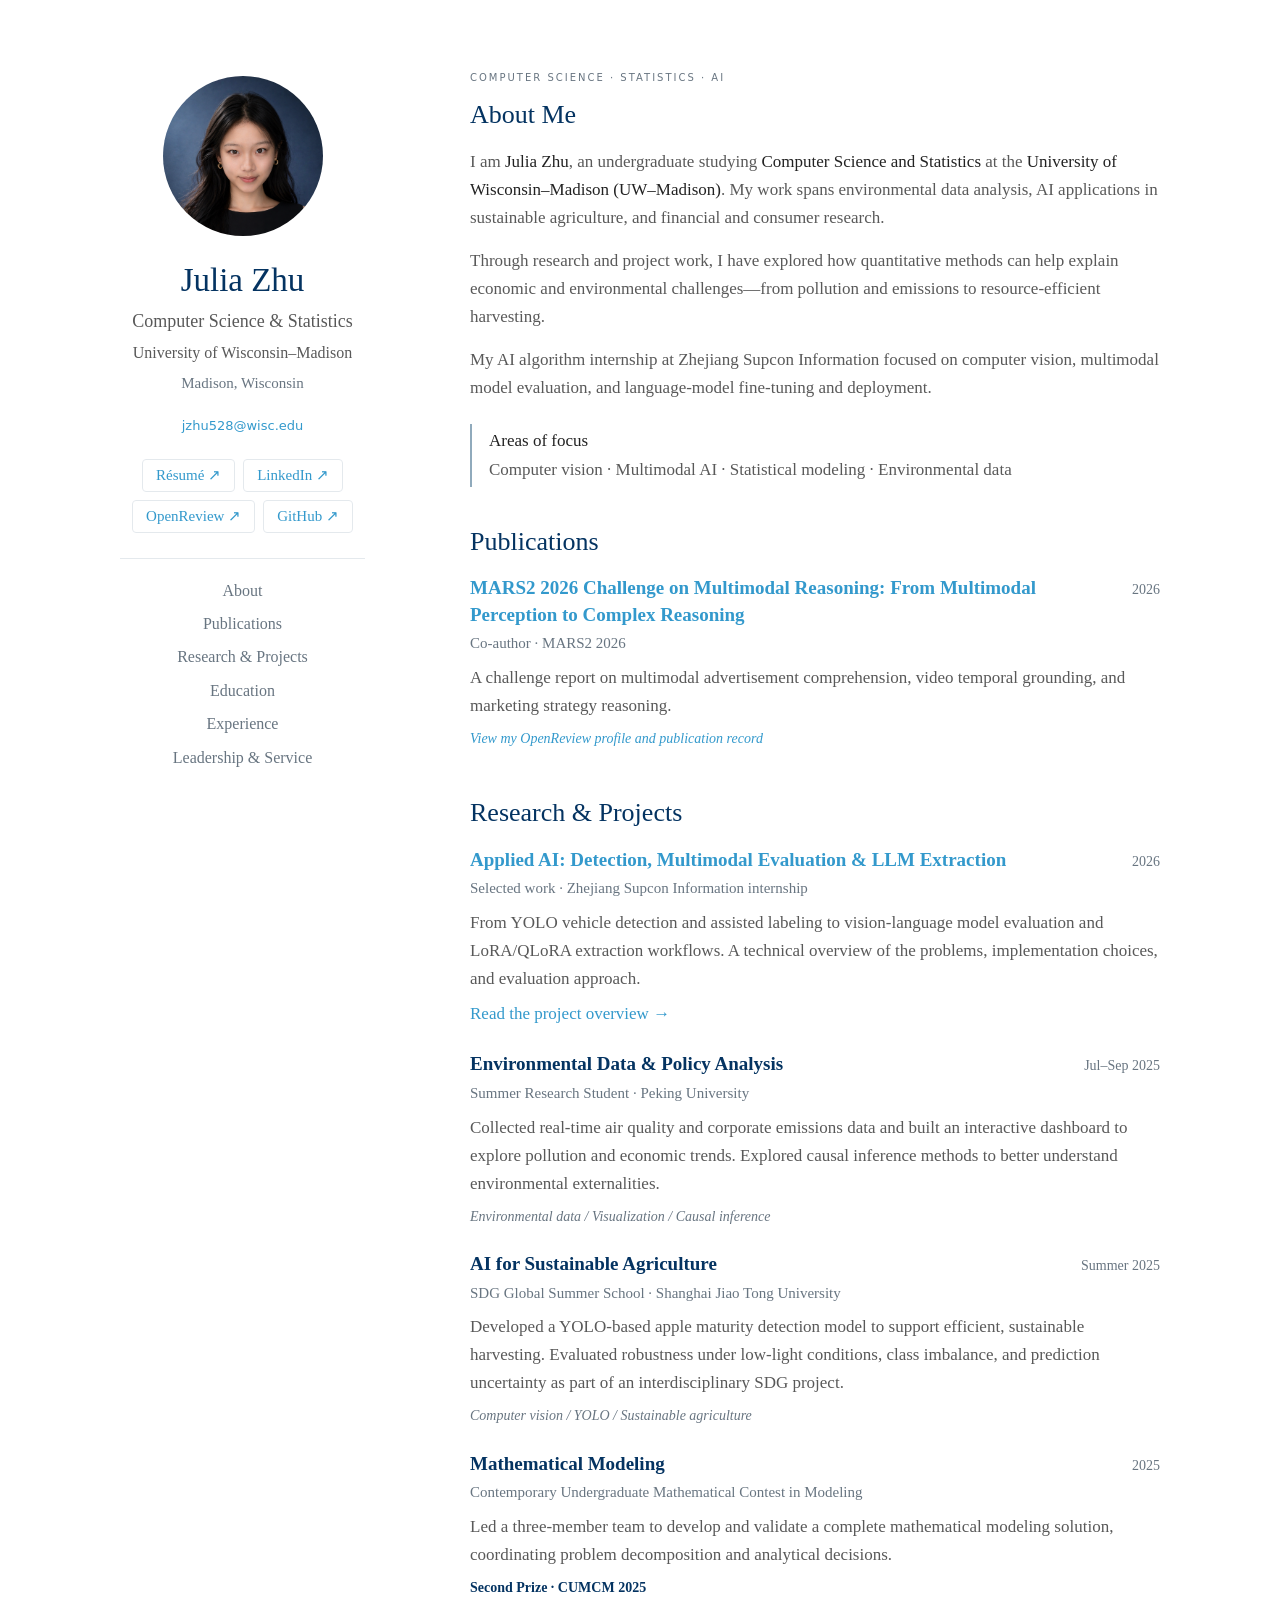
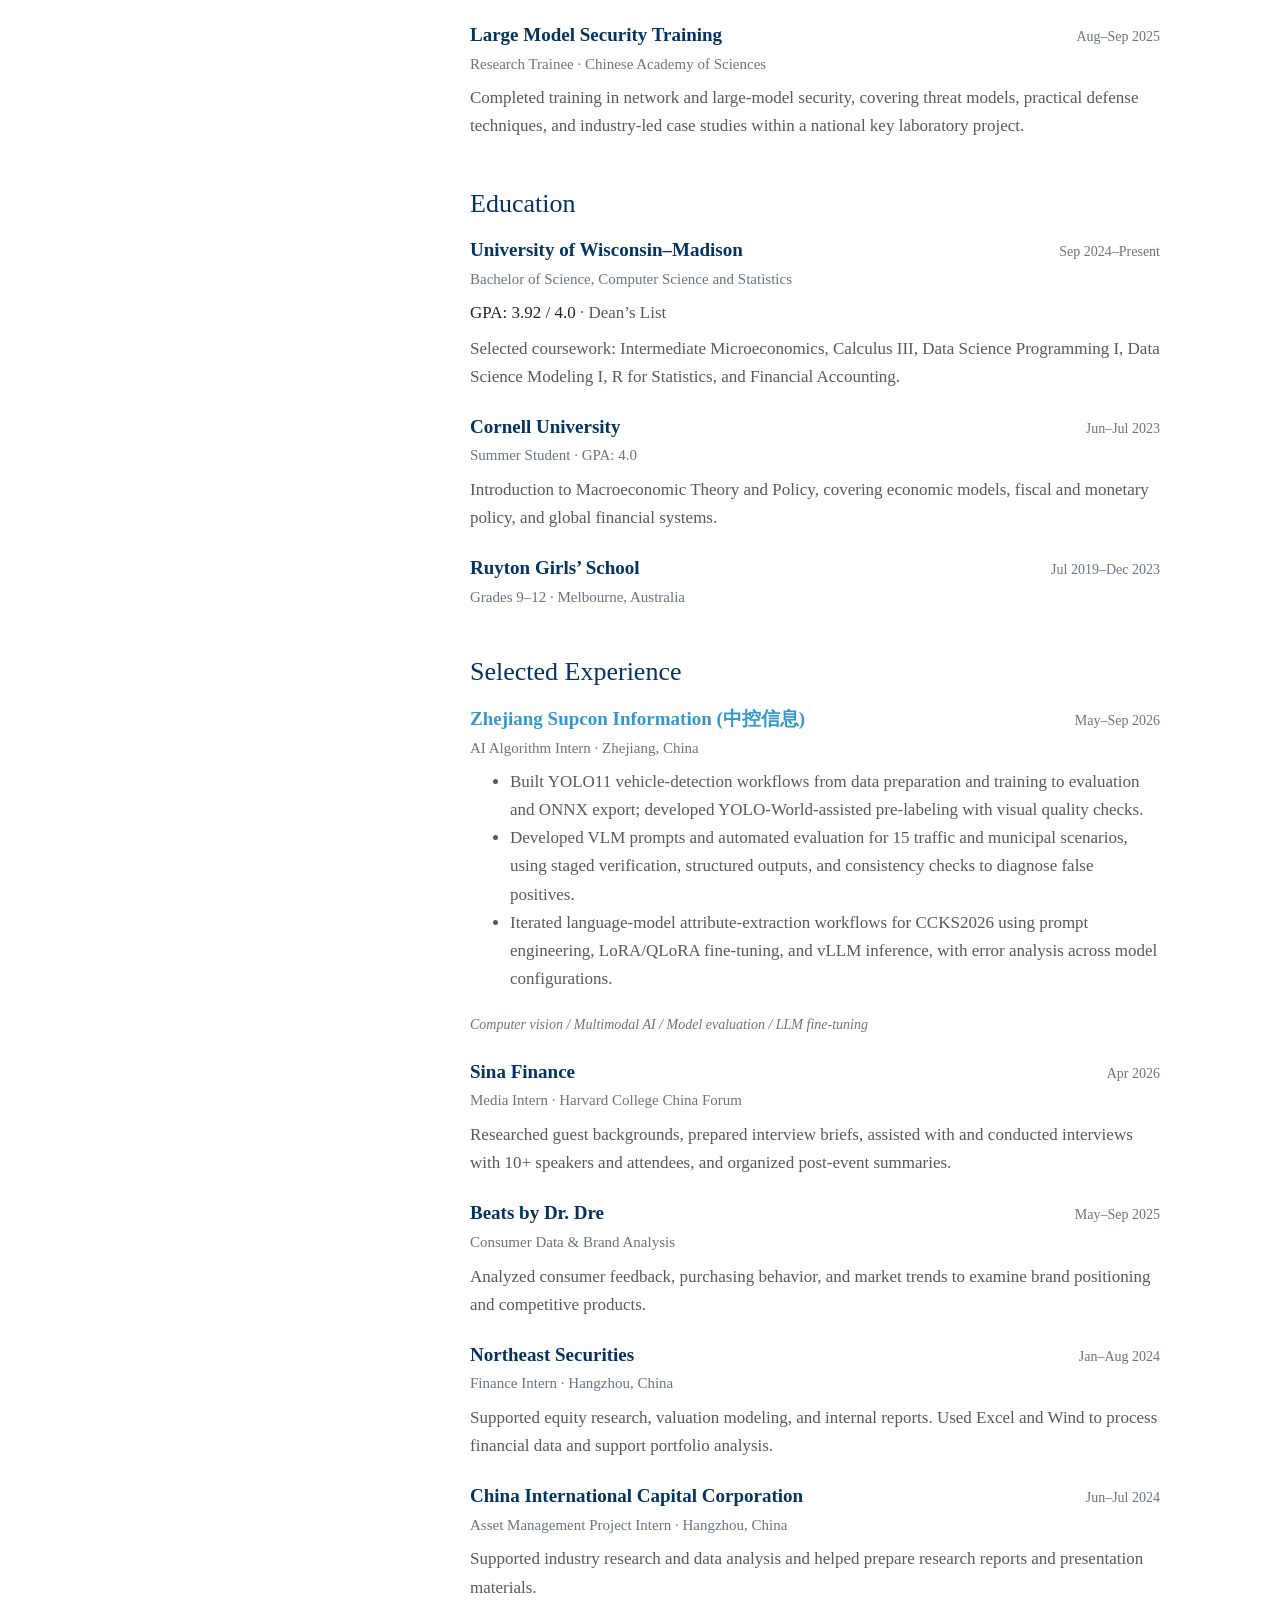
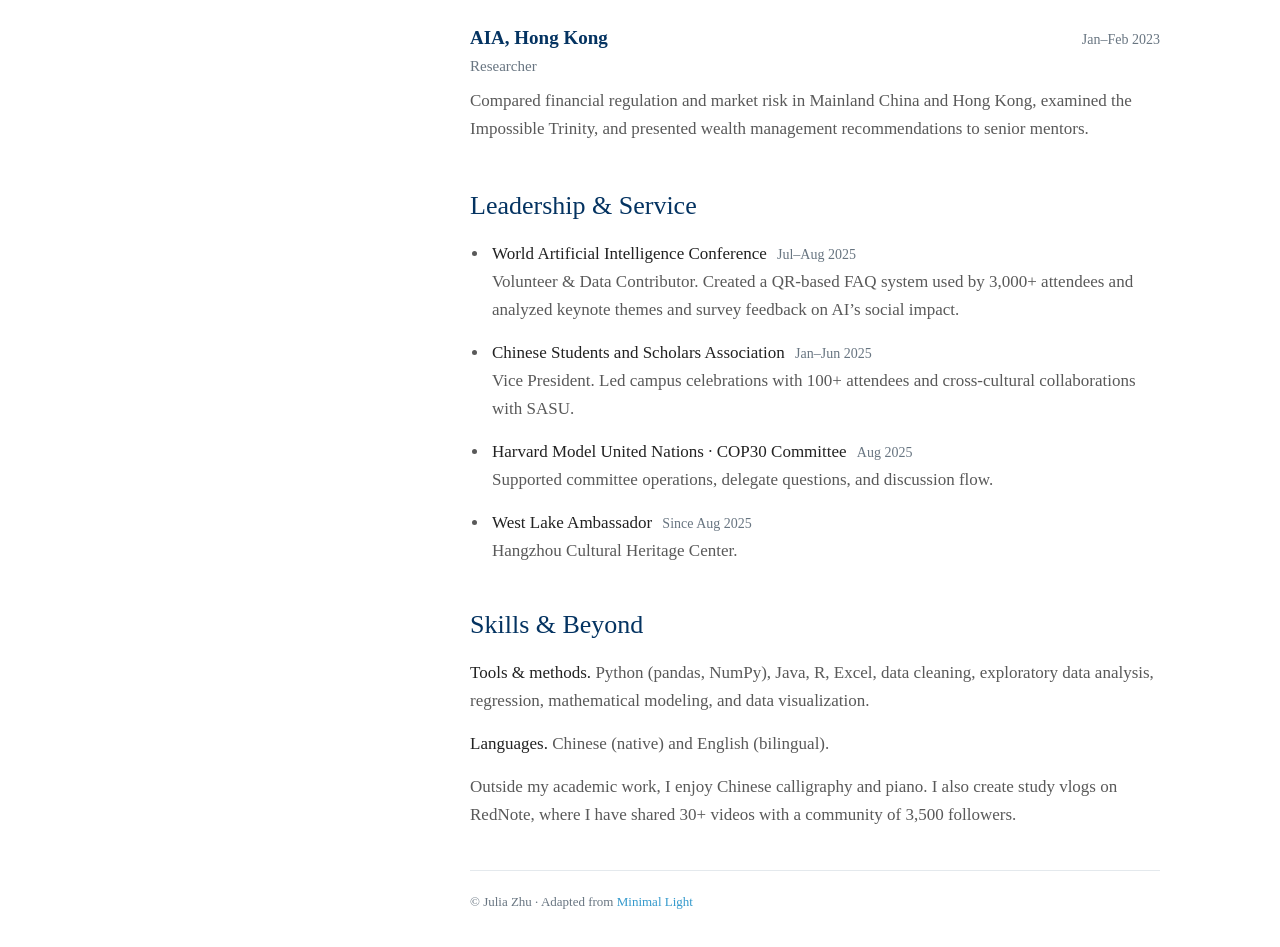
<file: index.html>
<!doctype html>
<html lang="en">
<head>
  <meta charset="utf-8">
  <meta name="viewport" content="width=device-width, initial-scale=1">
  <title>Julia Zhu | UW–Madison Computer Science & Statistics</title>
  <meta name="description" content="Julia Zhu studies Computer Science and Statistics at the University of Wisconsin–Madison (UW–Madison). Explore her publications, research projects, and professional profiles.">
  <meta name="author" content="Julia Zhu">
  <meta name="google-site-verification" content="y-onkB4_frFGlnOLo17_HF_zjRPy0Dv6Vtx5tD4RwHM">
  <meta name="robots" content="index, follow, max-image-preview:large">
  <meta name="referrer" content="strict-origin-when-cross-origin">
  <meta http-equiv="Content-Security-Policy" content="default-src 'none'; img-src 'self'; style-src 'self'; base-uri 'none'; form-action 'none'; upgrade-insecure-requests">
  <link rel="canonical" href="https://jiayizhu2004.github.io/">
  <meta property="og:type" content="profile">
  <meta property="og:title" content="Julia Zhu | UW–Madison Computer Science & Statistics">
  <meta property="og:description" content="Computer Science and Statistics undergraduate at the University of Wisconsin–Madison. Publications, research projects, and professional profiles.">
  <meta property="og:url" content="https://jiayizhu2004.github.io/">
  <meta property="og:site_name" content="Julia Zhu">
  <meta property="og:image" content="https://jiayizhu2004.github.io/assets/img/jiayi-zhu.png">
  <meta property="og:image:alt" content="Portrait of Julia Zhu">
  <meta name="twitter:card" content="summary">
  <meta name="theme-color" content="#043361">
  <link rel="icon" href="assets/favicon.svg" type="image/svg+xml">
  <link rel="stylesheet" href="assets/css/minimal-light.css">
  <link rel="stylesheet" href="assets/css/custom.css">
  <script type="application/ld+json">
  {
    "@context": "https://schema.org",
    "@graph": [
      {
        "@type": "WebSite",
        "@id": "https://jiayizhu2004.github.io/#website",
        "name": "Julia Zhu",
        "url": "https://jiayizhu2004.github.io/"
      },
      {
        "@type": "ProfilePage",
        "@id": "https://jiayizhu2004.github.io/#profile",
        "url": "https://jiayizhu2004.github.io/",
        "name": "Julia Zhu | UW–Madison Computer Science & Statistics",
        "isPartOf": { "@id": "https://jiayizhu2004.github.io/#website" },
        "mainEntity": { "@id": "https://jiayizhu2004.github.io/#person" }
      },
      {
        "@type": "Person",
        "@id": "https://jiayizhu2004.github.io/#person",
        "name": "Julia Zhu",
        "url": "https://jiayizhu2004.github.io/",
        "description": "Computer Science and Statistics undergraduate at the University of Wisconsin–Madison (UW–Madison).",
        "image": "https://jiayizhu2004.github.io/assets/img/jiayi-zhu.png",
        "affiliation": {
          "@type": "CollegeOrUniversity",
          "name": "University of Wisconsin–Madison",
          "url": "https://www.wisc.edu/"
        },
        "knowsAbout": ["Computer Science", "Statistics", "Data Analysis", "Computer Vision", "Mathematical Modeling"],
        "sameAs": [
          "https://www.linkedin.com/in/041215-julia-zhu/",
          "https://openreview.net/profile?id=~Julia_Zhu4",
          "https://github.com/jiayizhu2004"
        ]
      }
    ]
  }
  </script>
</head>
<body>
  <a class="skip-link" href="#main">Skip to content</a>
  <div class="wrapper">
    <header>
      <img class="portrait" src="assets/img/jiayi-zhu.png" alt="Portrait of Julia Zhu" width="160" height="160">
      <h1>Julia Zhu</h1>
      <p class="position">Computer Science & Statistics</p>
      <p class="affiliation">University of Wisconsin–Madison</p>
      <p class="location">Madison, Wisconsin</p>
      <a class="email" href="mailto:jzhu528@wisc.edu">jzhu528@wisc.edu</a>
      <div class="profile-links">
        <a href="assets/files/Julia-Zhu-Resume.pdf">Résumé <span aria-hidden="true">↗</span></a>
        <a href="https://www.linkedin.com/in/041215-julia-zhu/" rel="me">LinkedIn <span aria-hidden="true">↗</span></a>
        <a href="https://openreview.net/profile?id=~Julia_Zhu4" rel="me">OpenReview <span aria-hidden="true">↗</span></a>
        <a href="https://github.com/jiayizhu2004" rel="me">GitHub <span aria-hidden="true">↗</span></a>
      </div>
      <nav aria-label="Page sections">
        <a href="#about">About</a>
        <a href="#publications">Publications</a>
        <a href="#research">Research & Projects</a>
        <a href="#education">Education</a>
        <a href="#experience">Experience</a>
        <a href="#community">Leadership & Service</a>
      </nav>
    </header>
    <main id="main" tabindex="-1">
      <section id="about">
        <p class="eyebrow">COMPUTER SCIENCE · STATISTICS · AI</p>
        <h2>About Me</h2>
        <p>I am <strong>Julia Zhu</strong>, an undergraduate studying <strong>Computer Science and Statistics</strong> at the <strong>University of Wisconsin–Madison (UW–Madison)</strong>. My work spans environmental data analysis, AI applications in sustainable agriculture, and financial and consumer research.</p>
        <p>Through research and project work, I have explored how quantitative methods can help explain economic and environmental challenges—from pollution and emissions to resource-efficient harvesting.</p>
        <p>My AI algorithm internship at Zhejiang Supcon Information focused on computer vision, multimodal model evaluation, and language-model fine-tuning and deployment.</p>
        <p class="interests"><strong>Areas of focus</strong><br>Computer vision · Multimodal AI · Statistical modeling · Environmental data</p>
      </section>
      <section id="publications">
        <h2>Publications</h2>
        <article>
          <div class="entry-heading"><h3><a href="https://openreview.net/forum?id=60wA5w8i5L">MARS2 2026 Challenge on Multimodal Reasoning: From Multimodal Perception to Complex Reasoning</a></h3><time>2026</time></div>
          <p class="meta">Co-author · MARS2 2026</p>
          <p>A challenge report on multimodal advertisement comprehension, video temporal grounding, and marketing strategy reasoning.</p>
          <p class="tags"><a href="https://openreview.net/profile?id=~Julia_Zhu4" rel="me">View my OpenReview profile and publication record</a></p>
        </article>
      </section>
      <section id="research">
        <h2>Research & Projects</h2>
        <article>
          <div class="entry-heading"><h3><a href="projects/applied-ai/">Applied AI: Detection, Multimodal Evaluation & LLM Extraction</a></h3><time>2026</time></div>
          <p class="meta">Selected work · Zhejiang Supcon Information internship</p>
          <p>From YOLO vehicle detection and assisted labeling to vision-language model evaluation and LoRA/QLoRA extraction workflows. A technical overview of the problems, implementation choices, and evaluation approach.</p>
          <p><a href="projects/applied-ai/">Read the project overview →</a></p>
        </article>
        <article>
          <div class="entry-heading"><h3>Environmental Data & Policy Analysis</h3><time>Jul–Sep 2025</time></div>
          <p class="meta">Summer Research Student · Peking University</p>
          <p>Collected real-time air quality and corporate emissions data and built an interactive dashboard to explore pollution and economic trends. Explored causal inference methods to better understand environmental externalities.</p>
          <p class="tags">Environmental data / Visualization / Causal inference</p>
        </article>
        <article>
          <div class="entry-heading"><h3>AI for Sustainable Agriculture</h3><time>Summer 2025</time></div>
          <p class="meta">SDG Global Summer School · Shanghai Jiao Tong University</p>
          <p>Developed a YOLO-based apple maturity detection model to support efficient, sustainable harvesting. Evaluated robustness under low-light conditions, class imbalance, and prediction uncertainty as part of an interdisciplinary SDG project.</p>
          <p class="tags">Computer vision / YOLO / Sustainable agriculture</p>
        </article>
        <article>
          <div class="entry-heading"><h3>Mathematical Modeling</h3><time>2025</time></div>
          <p class="meta">Contemporary Undergraduate Mathematical Contest in Modeling</p>
          <p>Led a three-member team to develop and validate a complete mathematical modeling solution, coordinating problem decomposition and analytical decisions.</p>
          <p class="award">Second Prize · CUMCM 2025</p>
        </article>
        <article>
          <div class="entry-heading"><h3>Large Model Security Training</h3><time>Aug–Sep 2025</time></div>
          <p class="meta">Research Trainee · Chinese Academy of Sciences</p>
          <p>Completed training in network and large-model security, covering threat models, practical defense techniques, and industry-led case studies within a national key laboratory project.</p>
        </article>
      </section>
      <section id="education">
        <h2>Education</h2>
        <article>
          <div class="entry-heading"><h3>University of Wisconsin–Madison</h3><time>Sep 2024–Present</time></div>
          <p class="meta">Bachelor of Science, Computer Science and Statistics</p>
          <p><strong>GPA: 3.92 / 4.0</strong> · Dean’s List</p>
          <p>Selected coursework: Intermediate Microeconomics, Calculus III, Data Science Programming I, Data Science Modeling I, R for Statistics, and Financial Accounting.</p>
        </article>
        <article>
          <div class="entry-heading"><h3>Cornell University</h3><time>Jun–Jul 2023</time></div>
          <p class="meta">Summer Student · GPA: 4.0</p>
          <p>Introduction to Macroeconomic Theory and Policy, covering economic models, fiscal and monetary policy, and global financial systems.</p>
        </article>
        <article>
          <div class="entry-heading"><h3>Ruyton Girls’ School</h3><time>Jul 2019–Dec 2023</time></div>
          <p class="meta">Grades 9–12 · Melbourne, Australia</p>
        </article>
      </section>
      <section id="experience">
        <h2>Selected Experience</h2>
        <article>
          <div class="entry-heading"><h3><a href="https://www.supconit.com/">Zhejiang Supcon Information (中控信息)</a></h3><time>May–Sep 2026</time></div>
          <p class="meta">AI Algorithm Intern · Zhejiang, China</p>
          <ul>
            <li>Built YOLO11 vehicle-detection workflows from data preparation and training to evaluation and ONNX export; developed YOLO-World-assisted pre-labeling with visual quality checks.</li>
            <li>Developed VLM prompts and automated evaluation for 15 traffic and municipal scenarios, using staged verification, structured outputs, and consistency checks to diagnose false positives.</li>
            <li>Iterated language-model attribute-extraction workflows for CCKS2026 using prompt engineering, LoRA/QLoRA fine-tuning, and vLLM inference, with error analysis across model configurations.</li>
          </ul>
          <p class="tags">Computer vision / Multimodal AI / Model evaluation / LLM fine-tuning</p>
        </article>
        <article>
          <div class="entry-heading"><h3>Sina Finance</h3><time>Apr 2026</time></div>
          <p class="meta">Media Intern · Harvard College China Forum</p>
          <p>Researched guest backgrounds, prepared interview briefs, assisted with and conducted interviews with 10+ speakers and attendees, and organized post-event summaries.</p>
        </article>
        <article>
          <div class="entry-heading"><h3>Beats by Dr. Dre</h3><time>May–Sep 2025</time></div>
          <p class="meta">Consumer Data & Brand Analysis</p>
          <p>Analyzed consumer feedback, purchasing behavior, and market trends to examine brand positioning and competitive products.</p>
        </article>
        <article>
          <div class="entry-heading"><h3>Northeast Securities</h3><time>Jan–Aug 2024</time></div>
          <p class="meta">Finance Intern · Hangzhou, China</p>
          <p>Supported equity research, valuation modeling, and internal reports. Used Excel and Wind to process financial data and support portfolio analysis.</p>
        </article>
        <article>
          <div class="entry-heading"><h3>China International Capital Corporation</h3><time>Jun–Jul 2024</time></div>
          <p class="meta">Asset Management Project Intern · Hangzhou, China</p>
          <p>Supported industry research and data analysis and helped prepare research reports and presentation materials.</p>
        </article>
        <article>
          <div class="entry-heading"><h3>AIA, Hong Kong</h3><time>Jan–Feb 2023</time></div>
          <p class="meta">Researcher</p>
          <p>Compared financial regulation and market risk in Mainland China and Hong Kong, examined the Impossible Trinity, and presented wealth management recommendations to senior mentors.</p>
        </article>
      </section>
      <section id="community">
        <h2>Leadership & Service</h2>
        <ul class="service-list">
          <li><strong>World Artificial Intelligence Conference</strong> <span class="service-date">Jul–Aug 2025</span><br>Volunteer & Data Contributor. Created a QR-based FAQ system used by 3,000+ attendees and analyzed keynote themes and survey feedback on AI’s social impact.</li>
          <li><strong>Chinese Students and Scholars Association</strong> <span class="service-date">Jan–Jun 2025</span><br>Vice President. Led campus celebrations with 100+ attendees and cross-cultural collaborations with SASU.</li>
          <li><strong>Harvard Model United Nations · COP30 Committee</strong> <span class="service-date">Aug 2025</span><br>Supported committee operations, delegate questions, and discussion flow.</li>
          <li><strong>West Lake Ambassador</strong> <span class="service-date">Since Aug 2025</span><br>Hangzhou Cultural Heritage Center.</li>
        </ul>
      </section>
      <section id="skills">
        <h2>Skills & Beyond</h2>
        <p><strong>Tools & methods.</strong> Python (pandas, NumPy), Java, R, Excel, data cleaning, exploratory data analysis, regression, mathematical modeling, and data visualization.</p>
        <p><strong>Languages.</strong> Chinese (native) and English (bilingual).</p>
        <p>Outside my academic work, I enjoy Chinese calligraphy and piano. I also create study vlogs on RedNote, where I have shared 30+ videos with a community of 3,500 followers.</p>
      </section>
      <div class="page-footer">© Julia Zhu · Adapted from <a href="https://github.com/yaoyao-liu/minimal-light">Minimal Light</a></div>
    </main>
  </div>
</body>
</html>
</file>
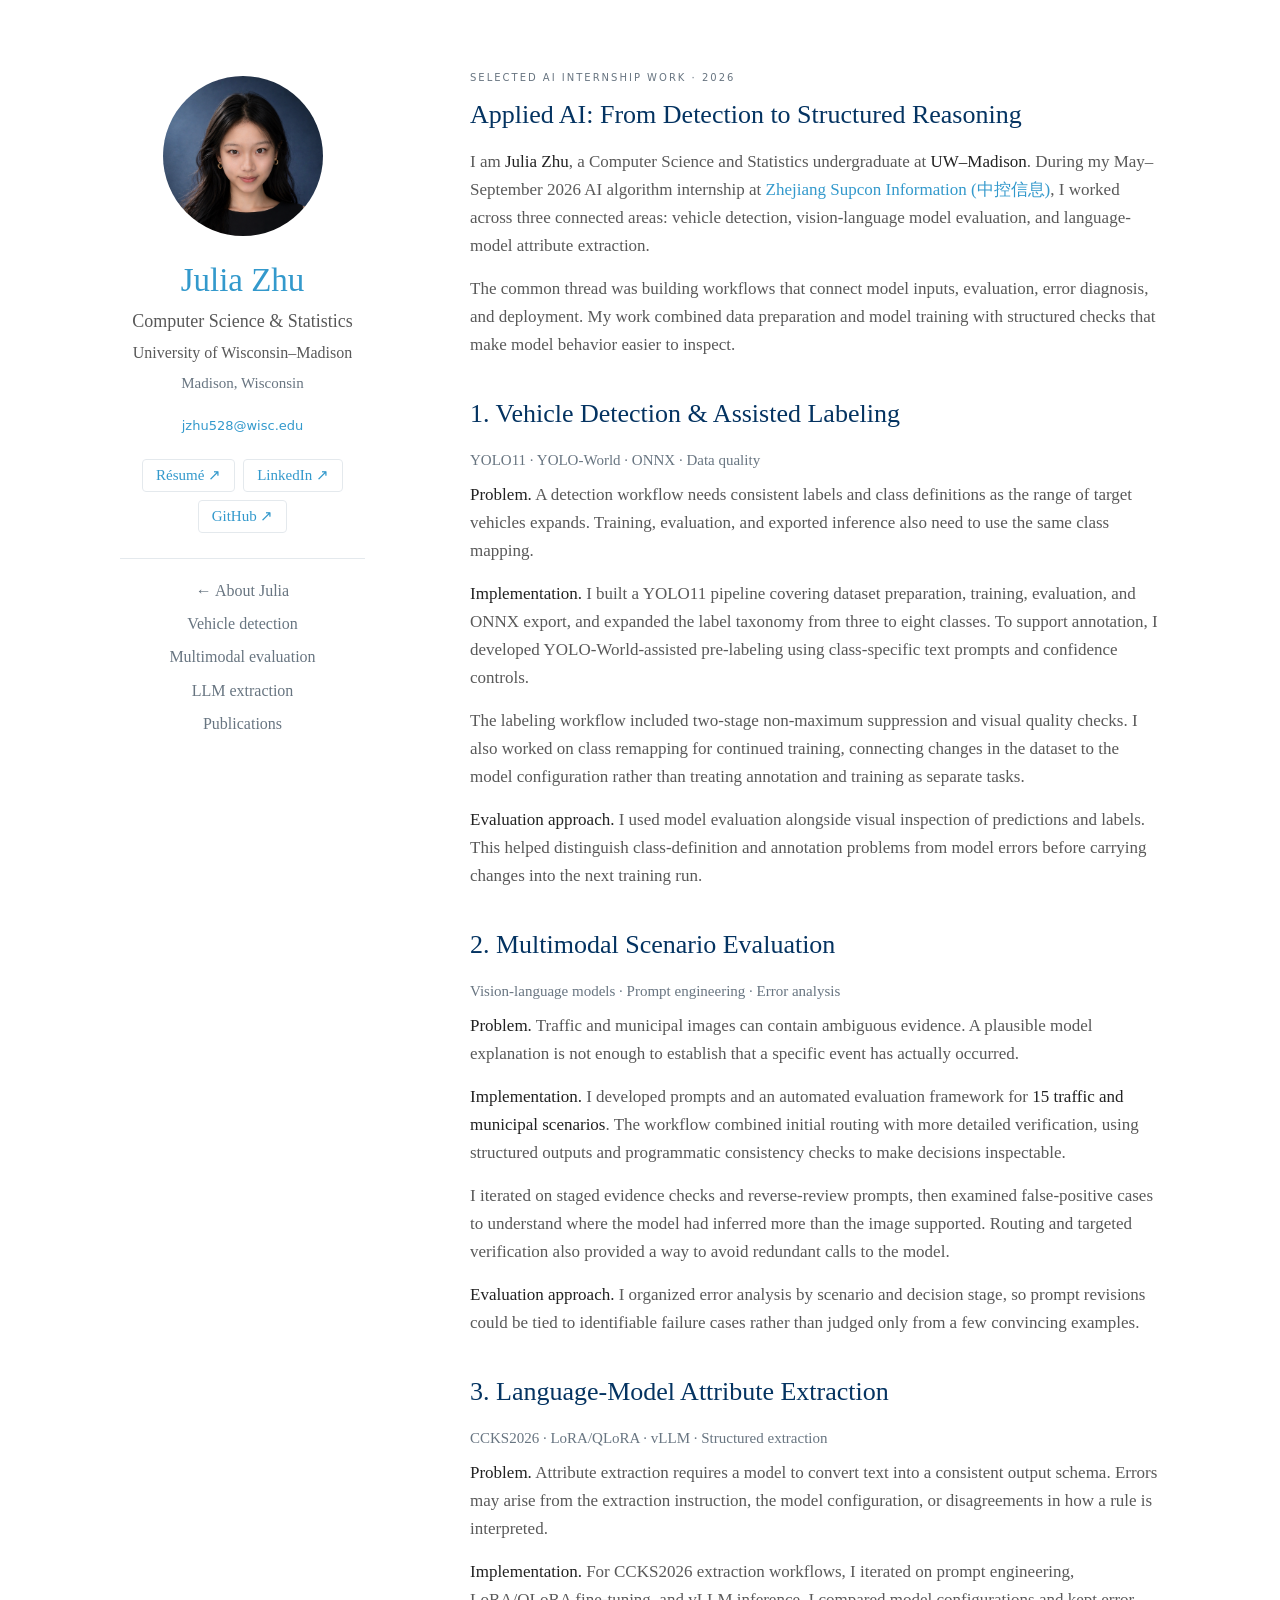
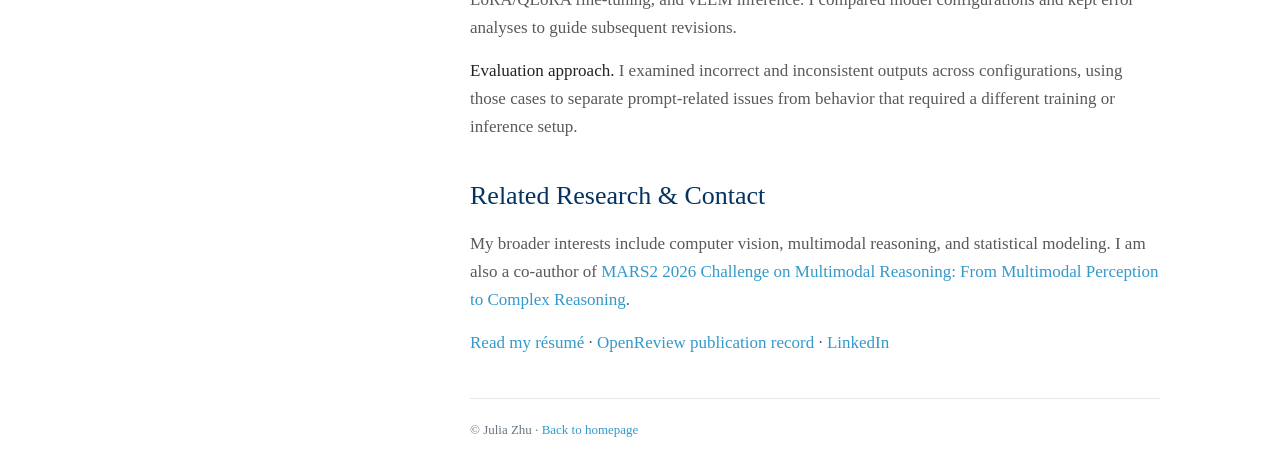
<file: projects/applied-ai/index.html>
<!doctype html>
<html lang="en">
<head>
  <meta charset="utf-8">
  <meta name="viewport" content="width=device-width, initial-scale=1">
  <title>Applied AI Projects: YOLO, VLM Evaluation & LLM Extraction | Julia Zhu</title>
  <meta name="description" content="Julia Zhu's selected AI internship work: YOLO11 vehicle detection, YOLO-World assisted labeling, VLM evaluation for 15 scenarios, and LoRA/QLoRA attribute extraction.">
  <meta name="author" content="Julia Zhu">
  <meta name="robots" content="index, follow, max-image-preview:large">
  <meta name="referrer" content="strict-origin-when-cross-origin">
  <meta http-equiv="Content-Security-Policy" content="default-src 'none'; img-src 'self'; style-src 'self'; base-uri 'none'; form-action 'none'; upgrade-insecure-requests">
  <link rel="canonical" href="https://jiayizhu2004.github.io/projects/applied-ai/">
  <meta property="og:type" content="article">
  <meta property="og:title" content="Applied AI Projects | Julia Zhu">
  <meta property="og:description" content="Vehicle detection, multimodal evaluation, and language-model extraction workflows from my AI internship.">
  <meta property="og:url" content="https://jiayizhu2004.github.io/projects/applied-ai/">
  <meta property="og:site_name" content="Julia Zhu">
  <meta property="og:image" content="https://jiayizhu2004.github.io/assets/img/jiayi-zhu.png">
  <meta name="twitter:card" content="summary">
  <link rel="icon" href="../../assets/favicon.svg" type="image/svg+xml">
  <link rel="stylesheet" href="../../assets/css/minimal-light.css">
  <link rel="stylesheet" href="../../assets/css/custom.css">
  <script type="application/ld+json">
  {
    "@context": "https://schema.org",
    "@type": "Article",
    "@id": "https://jiayizhu2004.github.io/projects/applied-ai/#article",
    "headline": "Applied AI: Detection, Multimodal Evaluation and LLM Extraction",
    "description": "Selected implementation work from Julia Zhu's AI internship at Zhejiang Supcon Information.",
    "url": "https://jiayizhu2004.github.io/projects/applied-ai/",
    "mainEntityOfPage": "https://jiayizhu2004.github.io/projects/applied-ai/",
    "author": { "@type": "Person", "@id": "https://jiayizhu2004.github.io/#person", "name": "Julia Zhu", "url": "https://jiayizhu2004.github.io/" },
    "about": ["Computer vision", "Vision-language model evaluation", "Large language model fine-tuning"],
    "inLanguage": "en"
  }
  </script>
</head>
<body>
  <a class="skip-link" href="#main">Skip to content</a>
  <div class="wrapper">
    <header>
      <img class="portrait" src="../../assets/img/jiayi-zhu.png" alt="Portrait of Julia Zhu" width="160" height="160">
      <h1><a href="../../">Julia Zhu</a></h1>
      <p class="position">Computer Science & Statistics</p>
      <p class="affiliation">University of Wisconsin–Madison</p>
      <p class="location">Madison, Wisconsin</p>
      <a class="email" href="mailto:jzhu528@wisc.edu">jzhu528@wisc.edu</a>
      <div class="profile-links">
        <a href="../../assets/files/Julia-Zhu-Resume.pdf">Résumé ↗</a>
        <a href="https://www.linkedin.com/in/041215-julia-zhu/" rel="me">LinkedIn ↗</a>
        <a href="https://github.com/jiayizhu2004" rel="me">GitHub ↗</a>
      </div>
      <nav aria-label="Project sections">
        <a href="../../">← About Julia</a>
        <a href="#detection">Vehicle detection</a>
        <a href="#multimodal">Multimodal evaluation</a>
        <a href="#extraction">LLM extraction</a>
        <a href="../../#publications">Publications</a>
      </nav>
    </header>
    <main id="main" tabindex="-1">
      <section>
        <p class="eyebrow">SELECTED AI INTERNSHIP WORK · 2026</p>
        <h2>Applied AI: From Detection to Structured Reasoning</h2>
        <p>I am <strong>Julia Zhu</strong>, a Computer Science and Statistics undergraduate at <strong>UW–Madison</strong>. During my May–September 2026 AI algorithm internship at <a href="https://www.supconit.com/">Zhejiang Supcon Information (中控信息)</a>, I worked across three connected areas: vehicle detection, vision-language model evaluation, and language-model attribute extraction.</p>
        <p>The common thread was building workflows that connect model inputs, evaluation, error diagnosis, and deployment. My work combined data preparation and model training with structured checks that make model behavior easier to inspect.</p>
      </section>
      <section id="detection">
        <h2>1. Vehicle Detection & Assisted Labeling</h2>
        <p class="meta">YOLO11 · YOLO-World · ONNX · Data quality</p>
        <p><strong>Problem.</strong> A detection workflow needs consistent labels and class definitions as the range of target vehicles expands. Training, evaluation, and exported inference also need to use the same class mapping.</p>
        <p><strong>Implementation.</strong> I built a YOLO11 pipeline covering dataset preparation, training, evaluation, and ONNX export, and expanded the label taxonomy from three to eight classes. To support annotation, I developed YOLO-World-assisted pre-labeling using class-specific text prompts and confidence controls.</p>
        <p>The labeling workflow included two-stage non-maximum suppression and visual quality checks. I also worked on class remapping for continued training, connecting changes in the dataset to the model configuration rather than treating annotation and training as separate tasks.</p>
        <p><strong>Evaluation approach.</strong> I used model evaluation alongside visual inspection of predictions and labels. This helped distinguish class-definition and annotation problems from model errors before carrying changes into the next training run.</p>
      </section>
      <section id="multimodal">
        <h2>2. Multimodal Scenario Evaluation</h2>
        <p class="meta">Vision-language models · Prompt engineering · Error analysis</p>
        <p><strong>Problem.</strong> Traffic and municipal images can contain ambiguous evidence. A plausible model explanation is not enough to establish that a specific event has actually occurred.</p>
        <p><strong>Implementation.</strong> I developed prompts and an automated evaluation framework for <strong>15 traffic and municipal scenarios</strong>. The workflow combined initial routing with more detailed verification, using structured outputs and programmatic consistency checks to make decisions inspectable.</p>
        <p>I iterated on staged evidence checks and reverse-review prompts, then examined false-positive cases to understand where the model had inferred more than the image supported. Routing and targeted verification also provided a way to avoid redundant calls to the model.</p>
        <p><strong>Evaluation approach.</strong> I organized error analysis by scenario and decision stage, so prompt revisions could be tied to identifiable failure cases rather than judged only from a few convincing examples.</p>
      </section>
      <section id="extraction">
        <h2>3. Language-Model Attribute Extraction</h2>
        <p class="meta">CCKS2026 · LoRA/QLoRA · vLLM · Structured extraction</p>
        <p><strong>Problem.</strong> Attribute extraction requires a model to convert text into a consistent output schema. Errors may arise from the extraction instruction, the model configuration, or disagreements in how a rule is interpreted.</p>
        <p><strong>Implementation.</strong> For CCKS2026 extraction workflows, I iterated on prompt engineering, LoRA/QLoRA fine-tuning, and vLLM inference. I compared model configurations and kept error analyses to guide subsequent revisions.</p>
        <p><strong>Evaluation approach.</strong> I examined incorrect and inconsistent outputs across configurations, using those cases to separate prompt-related issues from behavior that required a different training or inference setup.</p>
      </section>
      <section>
        <h2>Related Research & Contact</h2>
        <p>My broader interests include computer vision, multimodal reasoning, and statistical modeling. I am also a co-author of <a href="https://openreview.net/forum?id=60wA5w8i5L">MARS2 2026 Challenge on Multimodal Reasoning: From Multimodal Perception to Complex Reasoning</a>.</p>
        <p><a href="../../assets/files/Julia-Zhu-Resume.pdf">Read my résumé</a> · <a href="https://openreview.net/profile?id=~Julia_Zhu4" rel="me">OpenReview publication record</a> · <a href="https://www.linkedin.com/in/041215-julia-zhu/" rel="me">LinkedIn</a></p>
      </section>
      <div class="page-footer">© Julia Zhu · <a href="../../">Back to homepage</a></div>
    </main>
  </div>
</body>
</html>
</file>
<file: assets/css/minimal-light.css>
body { background-color: #fff; padding: 0px; font: 16px/1.5 Georgia, serif; color: #595959; font-weight: 400; margin: 0; }

.pub-row { display: flex; align-items: center; }

.social-icons a { display: inline-block; height: 2.4rem; width: 2.4rem; background-color: transparent; color: #043361 !important; border-radius: 100%; text-align: center; font-size: 1.15rem; line-height: 2.5rem; margin-right: 1rem; }

@media (prefers-color-scheme: dark) { .social-icons a { color: #3eb7f0 !important; } }
.social-icons a:last-child { margin-right: 0; }

.social-icons a:hover { background-color: white; color: black; transform: scale(1.2); }

/*
.social-icons a:after { content: ''; display: block; margin: 0px; height: 1px; width: 0px; background: transparent; transition: width .5s ease, background-color .5s ease; } .social-icons a:hover:after { width: 100%; background: #337ab7; } */
@media (prefers-color-scheme: dark) { .social-icons a:last-child { margin-right: 0; }
  .social-icons a:hover { background-color: #20212b; color: black; transform: scale(1.2); }
  /* .social-icons a:after { content: ''; display: block; margin: 0px; height: 1px; width: 0px; background: transparent; transition: width .5s ease, background-color .5s ease; } .social-icons a:hover:after { width: 100%; background: #a0b0ff; } */ }
.icon-button { background-color: white; border-radius: 3.6rem; cursor: pointer; display: inline-block; font-size: 2.0rem; height: 3.6rem; line-height: 3.6rem; margin: 0 5px; position: relative; text-align: center; -webkit-user-select: none; -moz-user-select: none; -ms-user-select: none; user-select: none; width: 3.6rem; }

.icon-button span { border-radius: 0; display: block; height: 0; left: 50%; margin: 0; position: absolute; top: 50%; -webkit-transition: all 0.3s; -moz-transition: all 0.3s; -o-transition: all 0.3s; transition: all 0.3s; width: 0; }

.icon-button:hover span { width: 3.6rem; height: 3.6rem; border-radius: 3.6rem; margin: -1.8rem; }

.twitter span { background-color: #4099ff; }

.facebook span { background-color: #4286f4; }

.linkedin span { background-color: #0077B5; }

.github span { background-color: #000; }

email { font-size: 14px; font-family: "Ubuntu Mono"; }

.icon-button i { background: none; color: white; height: 3.6rem; left: 0; line-height: 3.6rem; position: absolute; top: 0; -webkit-transition: all 0.3s; -moz-transition: all 0.3s; -o-transition: all 0.3s; transition: all 0.3s; width: 3.6rem; z-index: 10; }

.icon-button .icon-twitter { color: #4099ff; }

.icon-button .icon-facebook { color: #4286f4; }

.icon-button .icon-github { color: #000; }

.icon-button .icon-linkedin { color: #0077B5; }

.icon-button:hover .icon-twitter, .icon-button:hover .icon-facebook, .icon-button:hover .icon-github, .icon-button:hover .icon-linkedin { color: white; }

autocolor { color: #595959; }

lightonly { visibility: visible; }

darkonly { visibility: hidden; }

education { font-weight: 500; font-size: 115%; }

papertitle { font-weight: 600; font-size: 100%; }

@media (prefers-color-scheme: dark) { body { background-color: #20212b; color: #dadbdf; }
  autocolor { color: #dadbdf; }
  lightonly { visibility: hidden; }
  darkonly { visibility: visible; }
  papertitle { color: #eeeff0; } }
.image { border-radius: 0.35em; border: 0; display: inline-block; position: relative; }

.image:before { -moz-transition: opacity 0.2s ease-in-out; -webkit-transition: opacity 0.2s ease-in-out; -ms-transition: opacity 0.2s ease-in-out; transition: opacity 0.2s ease-in-out; border-radius: 0.35em; content: ''; display: block; height: 100%; left: 0; opacity: 0.5; position: absolute; top: 0; width: 100%; }

.image.avatar { border-radius: 100%; }

.image.avatar:before { display: none; }

.image.avatar img { border-radius: 100%; width: 45%; padding: 20px; }

#header .image.avatar { margin: 0 0 1em 0; width: 8.00em; }

h3, h4, h5, h6 { font-weight: 600; color: #043361; margin: 0 0 20px; }

h1 { font-weight: 500; color: #043361; margin: 0 0 20px; }

h2 { color: #043361; font-weight: 500; margin: 2px 0px 15px; font-size: 157%; }

@media (prefers-color-scheme: dark) { h1, h3, h4, h5, h6 { color: #3eb7f0; }
  h2 { color: #3eb7f0; } }
p, ul, ol, table, pre, dl { margin: 0 0 20px; }

h1, h2, h3 { line-height: 1.1; }

h1 { font-size: 28px; }

a { color: #39c; text-decoration: none; }

a:hover { color: #069; }

@media (prefers-color-scheme: dark) { a { color: #3eb7f0; } }
a small { font-size: 11px; color: #777; margin-top: -0.3em; display: block; }

a:hover small { color: #777; }

.wrapper { width: 960px; margin: 0 auto; }

blockquote { border-left: 1px solid #e5e5e5; margin: 0; padding: 0 0 0 20px; font-style: italic; }

code, pre { font-family: Monaco, Bitstream Vera Sans Mono, Lucida Console, Terminal, Consolas, Liberation Mono, DejaVu Sans Mono, Courier New, monospace; color: #333; }

pre { max-width: 500px; padding: 8px 15px; background: #f8f8f8; border-radius: 5px; border: 1px solid #e5e5e5; overflow-x: auto; }

table { width: 100%; border-collapse: collapse; }

th, td { text-align: left; padding: 5px 10px; border-bottom: 1px solid #e5e5e5; }

dt { color: #444; font-weight: 500; }

th { color: #444; }

@media (prefers-color-scheme: dark) { th { color: #3eb7f0; }
  dt { color: #3eb7f0; } }
img { max-width: 100%; }

header { width: 232px; float: left; position: fixed; -webkit-font-smoothing: subpixel-antialiased; padding-top: 4.0em; text-align: center; }

header ul { list-style: none; height: 40px; padding: 0; background: #f4f4f4; border-radius: 5px; border: 1px solid #e0e0e0; width: 270px; }

header li { width: 89px; float: left; border-right: 1px solid #e0e0e0; height: 40px; }

header li:first-child a { border-radius: 5px 0 0 5px; }

header li:last-child a { border-radius: 0 5px 5px 0; }

header ul a { line-height: 1; font-size: 11px; color: #999; display: block; text-align: center; padding-top: 6px; height: 34px; }

header ul a:hover { color: #999; }

header ul a:active { background-color: #f0f0f0; }

strong { color: #222; font-weight: 500; }

@media (prefers-color-scheme: dark) { strong { color: #eeeff0; } }
header ul li + li + li { border-right: none; width: 89px; }

header ul a strong { font-size: 14px; display: block; color: #222; }

section { width: 650px; float: right; padding-top: 4.0em; padding-bottom: 50px; }

small { font-size: 11px; }

hr { border: 0; background: #e5e5e5; height: 1px; margin: 0 0 20px; }

footer { width: 232px; float: left; position: fixed; bottom: 30px; -webkit-font-smoothing: subpixel-antialiased; text-align: center; }

@media print, screen and (max-width: 960px) { .pub-row { display: flex; align-items: center; }
  div.wrapper { width: auto; margin: 0; }
  header, section, footer { float: none; position: static; width: auto; }
  header { padding-right: 320px; }
  section { border: 1px solid #e5e5e5; border-width: 1px 0; padding: 20px 0; margin: 0 0 20px; }
  header a small { display: inline; }
  header ul { position: absolute; right: 50px; top: 52px; }
  .image.avatar img { border-radius: 100%; width: 117px; padding: 20px; }
  #head1o2 { visibility: hidden; }
  #head2o2 { visibility: hidden; } }
@media print, screen and (max-width: 960px) { body { word-wrap: break-word; padding: 15px; }
  .pub-row { display: flex; align-items: center; }
  header { padding: 0; }
  pre, code { word-wrap: normal; } }
@media print, screen and (max-width: 480px) { .pub-row { display: block; align-items: center; }
  body { padding: 15px; }
  header ul { width: 99%; }
  header li, header ul li + li + li { width: 33%; }
  .image.avatar img { border-radius: 100%; width: 95px; padding: 20px; }
  #head1o2 { visibility: hidden; }
  #head2o2 { visibility: hidden; } }
@media print { body { padding: 0.4in; font-size: 12pt; color: #444; } }
.biblink { text-decoration: none; display: inline; margin-right: 0px; }

.fakelink { text-decoration: none; cursor: pointer; }

.bibref { font-size: 70%; margin-top: 10px; margin-left: 0px; display: none; font-family: monospace; }
</file>
<file: assets/css/custom.css>
:root { color-scheme: light dark; --ink: #043361; --muted: #687581; --line: #e4e9ed; --soft: #f2f6f8; }
html { scroll-behavior: smooth; scroll-padding-top: 30px; }
body { font-family: "Iowan Old Style", "Palatino Linotype", Georgia, serif; font-size: 17px; line-height: 1.65; }
div.wrapper { width: min(1040px, calc(100% - 64px)); }
header { width: 245px; padding-top: 76px; }
main { width: 690px; float: right; padding: 70px 0 35px; }
main section { width: auto; float: none; padding: 0 0 26px; border: 0; margin: 0; }
h1 { margin-bottom: 9px; font-size: 33px; }
h2 { font-size: 26px; margin: 0 0 19px; }
h3 { font-size: 19px; line-height: 1.4; margin: 0; font-weight: 600; }
p { margin: 0 0 15px; }
.monogram { width: 108px; height: 108px; border-radius: 50%; display: grid; place-items: center; margin: 0 auto 26px; background: var(--soft); color: var(--ink); border: 1px solid var(--line); font-size: 38px; letter-spacing: 2px; }
.position { font-size: 18px; margin-bottom: 3px; }
.affiliation { font-size: 16px; margin-bottom: 5px; }
.location { color: var(--muted); font-size: 15px; margin-bottom: 15px; }
.email { font-family: system-ui, sans-serif; font-size: 13px; }
.profile-links { display: flex; flex-wrap: wrap; justify-content: center; gap: 8px; margin: 20px 0 25px; }
.profile-links a { border: 1px solid var(--line); border-radius: 4px; padding: 3px 13px; font-size: 15px; }
nav { border-top: 1px solid var(--line); padding-top: 19px; display: grid; gap: 7px; }
nav a { color: var(--muted); font-size: 16px; }
a:hover { text-decoration: underline; }
a:focus-visible { outline: 2px solid #2981b0; outline-offset: 4px; }
.eyebrow { font-family: system-ui, sans-serif; font-size: 10px; letter-spacing: 2px; color: var(--muted); margin: 0 0 14px; }
.interests { border-left: 2px solid #90aabc; padding: 3px 0 3px 17px; margin-top: 22px; }
article { margin: 0 0 23px; }
.entry-heading { display: flex; gap: 15px; align-items: baseline; justify-content: space-between; }
time, .service-date { color: var(--muted); font-size: 14px; white-space: nowrap; }
.meta { color: var(--muted); font-size: 15px; margin: 3px 0 8px; }
article p { margin-bottom: 7px; }
.tags { color: var(--muted); font-size: 14px; font-style: italic; }
.award { color: var(--ink); font-size: 14px; font-weight: 600; }
.service-list { padding-left: 19px; }
.service-list li { margin-bottom: 15px; padding-left: 3px; }
.service-date { margin-left: 6px; }
.page-footer { border-top: 1px solid var(--line); padding-top: 20px; color: var(--muted); font-size: 13px; }
.skip-link { position: absolute; left: 15px; top: -80px; padding: 8px 14px; background: var(--soft); z-index: 5; }
.skip-link:focus { top: 10px; }
@media (prefers-color-scheme: dark) {
  :root { --ink: #83c5e6; --muted: #a5b1bd; --line: #3b434d; --soft: #29313d; }
  body { background: #20212b; }
}
@media screen and (max-width: 1040px) {
  div.wrapper { width: min(690px, calc(100% - 40px)); margin: 0 auto !important; }
  body { padding: 0; }
  header { float: none; position: static; width: auto; padding: 40px 0 26px; }
  main { width: auto; float: none; padding-top: 25px; }
  nav { display: flex; flex-wrap: wrap; justify-content: center; gap: 8px 19px; }
  .monogram { width: 86px; height: 86px; font-size: 30px; margin-bottom: 18px; }
}
@media screen and (max-width: 540px) {
  .entry-heading { display: block; }
  .entry-heading time { display: block; margin-top: 2px; }
  .service-date { display: block; margin-left: 0; }
  h2 { font-size: 24px; }
  .eyebrow { font-size: 9px; letter-spacing: 1.3px; }
}
@media (prefers-reduced-motion: reduce) { html { scroll-behavior: auto; } }
@media print { header, main { float: none; position: static; width: auto; padding: 0; } nav, .monogram, .skip-link { display: none; } div.wrapper { width: auto; } body { background: white; color: #222; } article { break-inside: avoid; } }

.portrait { display: block; width: 160px; height: 160px; object-fit: cover; border-radius: 50%; margin: 0 auto 26px; }
@media screen and (max-width: 1040px) { .portrait { width: 130px; height: 130px; margin-bottom: 18px; } }
@media print { .portrait { display: none; } }
</file>
